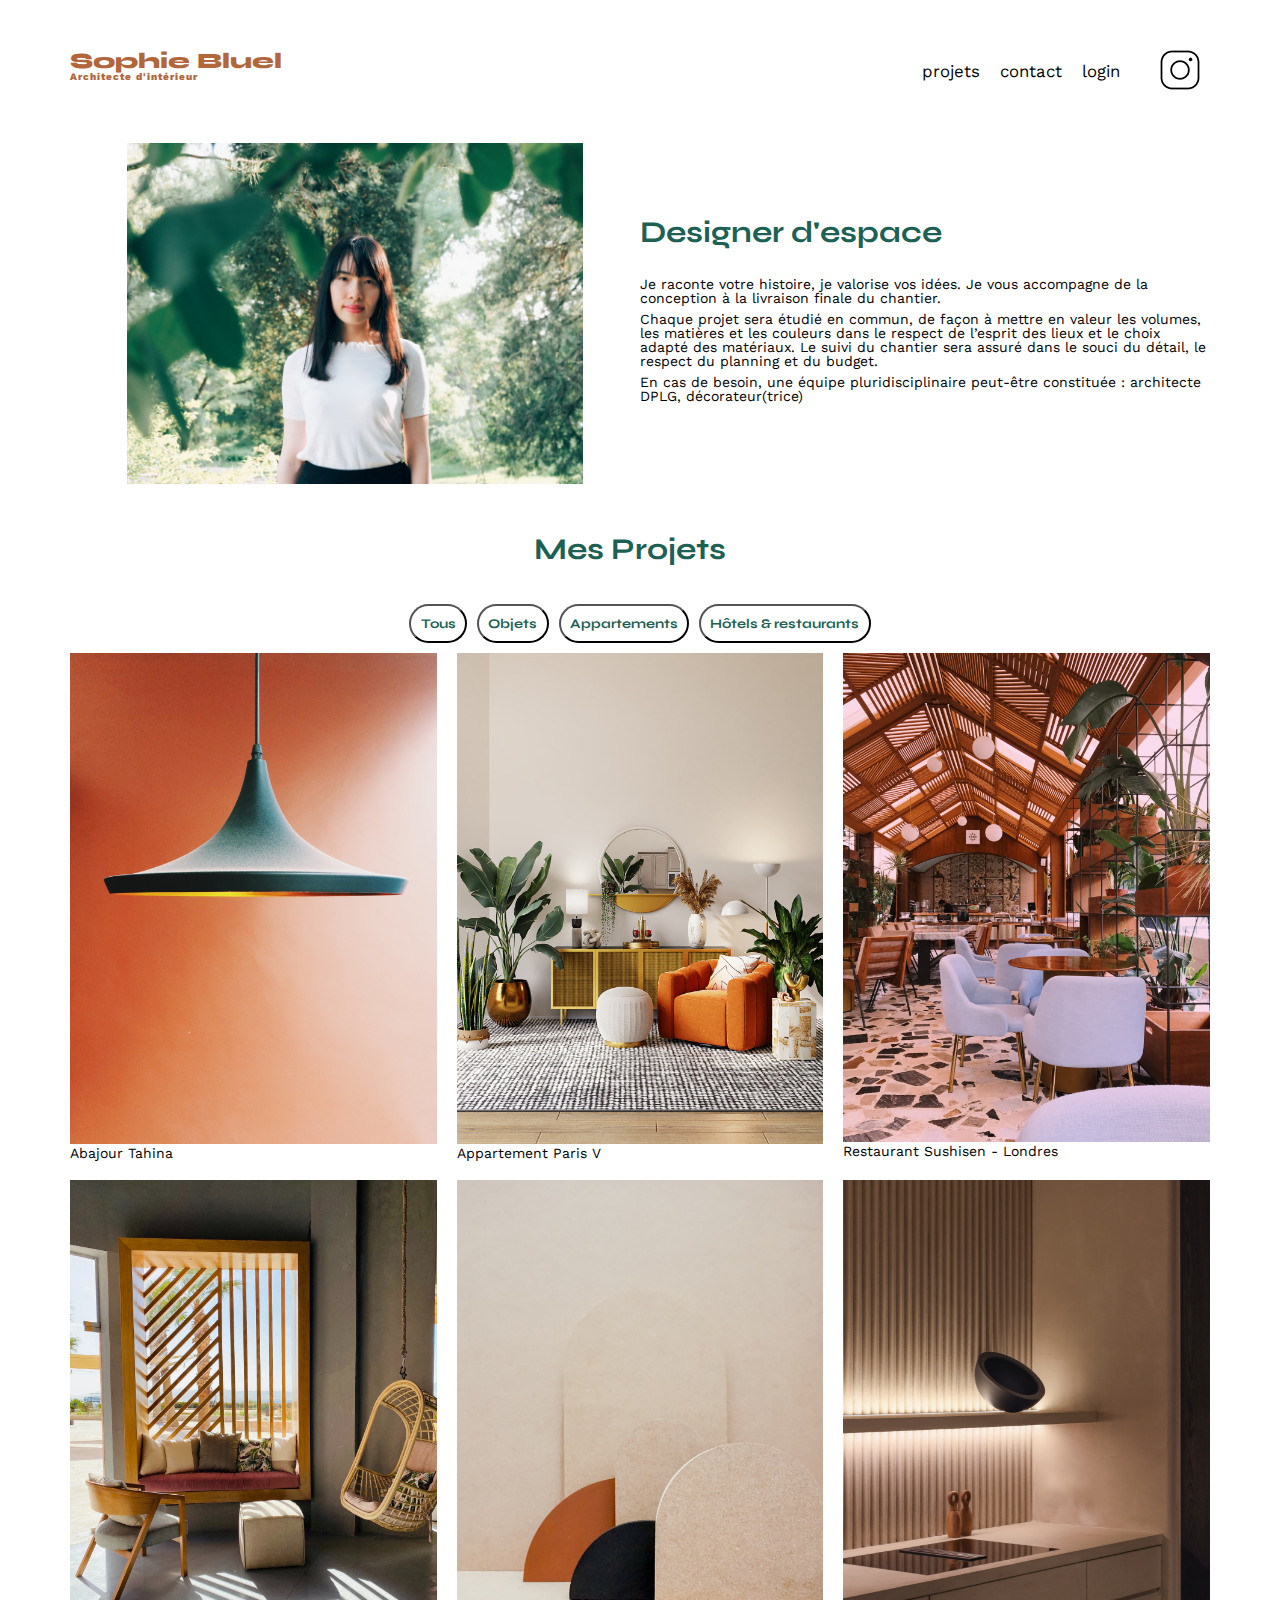
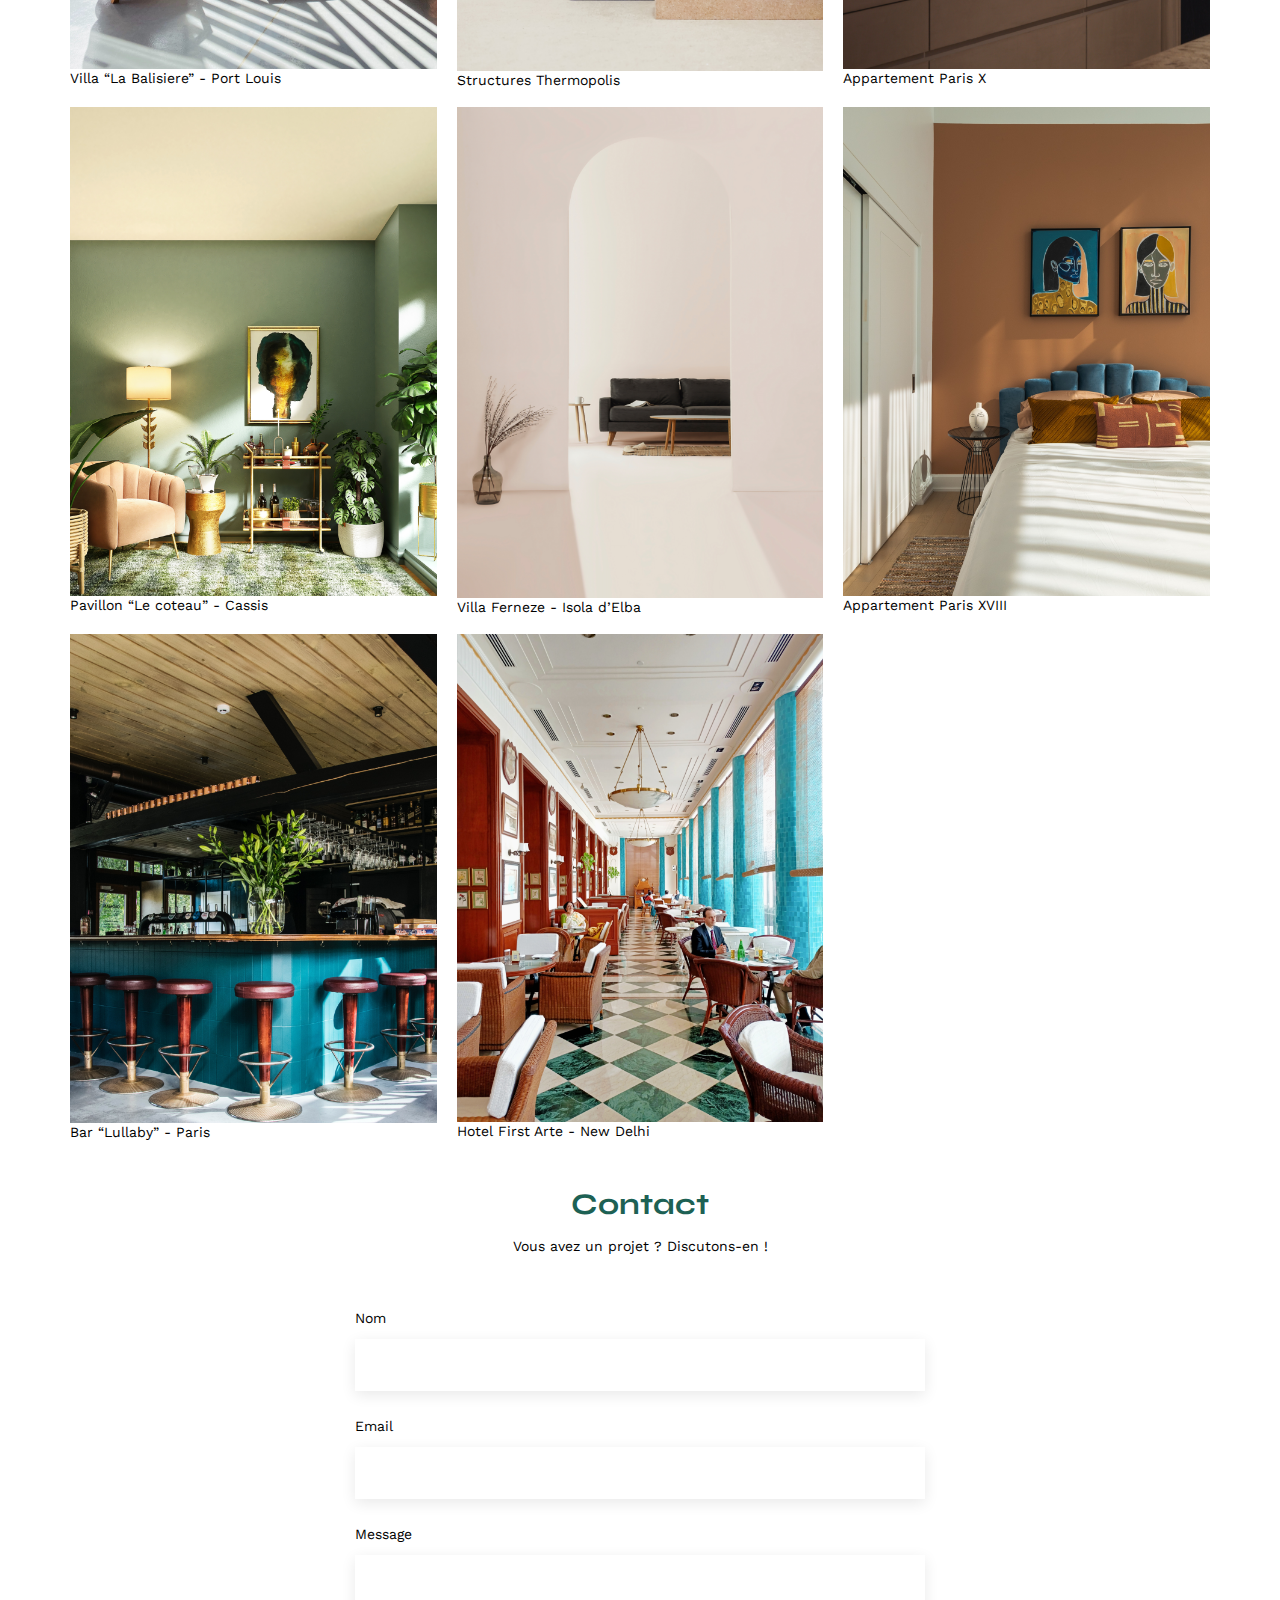
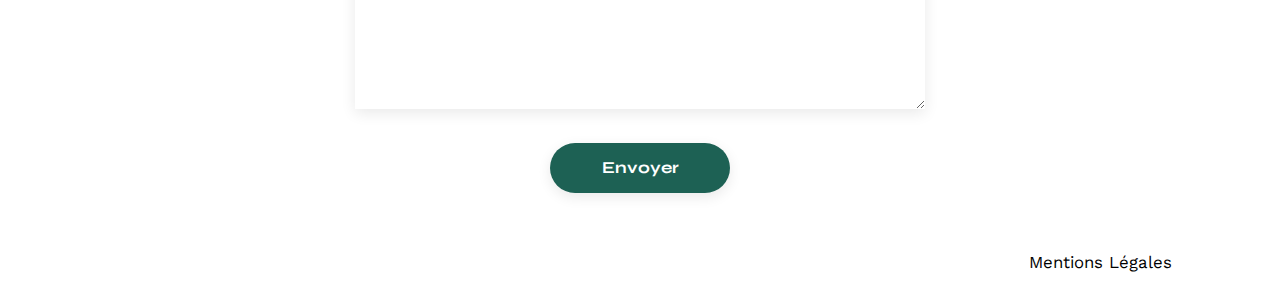
<file: index.html>
<!DOCTYPE html>
<html lang="fr">
  <head>
    <meta charset="UTF-8" />
    <title>Sophie Bluel - Architecte d'intérieur</title>
    <meta name="viewport" content="width=device-width, initial-scale=1.0" />
    <link rel="preconnect" href="https://fonts.googleapis.com" />
    <link rel="preconnect" href="https://fonts.gstatic.com" crossorigin />
    <link
      href="https://fonts.googleapis.com/css2?family=Syne:wght@700;800&family=Work+Sans&display=swap"
      rel="stylesheet"
    />
    <meta name="description" content="" />
    <link
      rel="stylesheet"
      href="https://cdnjs.cloudflare.com/ajax/libs/font-awesome/6.0.0-beta3/css/all.min.css"
    />
    <link rel="stylesheet" href="./assets/style.css" />
    <script type="module" src="./services/fetchProjects.js" defer></script>
    <script type="module" src="./services/filterProject.js" defer></script>
    <script type="module" src="./services/addProject.js" defer></script>
    <script type="module" src="./services/deleteProject.js" defer></script>
    <script type="module" src="./services/modals.js" defer></script>
    <script type="module" src="./services/login.js" defer></script>
  </head>
  <body>
    <header>
      <h1>Sophie Bluel <span>Architecte d'intérieur</span></h1>
      <nav>
        <ul>
          <li><a href="index.html">projets</a></li>
          <li>contact</li>
          <li><a href="login-page.html" id="loginButton">login</a></li>
          <li><a href="#" id="logoutButton">logout</a></li>
          <li><img src="./assets/icons/instagram.png" alt="Instagram" /></li>
        </ul>
      </nav>
    </header>
    <main>
      <section id="introduction">
        <figure id="image-and-editbtn">
          <img src="./assets/images/sophie-bluel.png" alt="" />
          <button id="editBtn2">
            <i class="fa-regular fa-pen-to-square"></i> modifier
          </button>
        </figure>
        <article>
          <h2>Designer d'espace</h2>
          <p>
            Je raconte votre histoire, je valorise vos idées. Je vous accompagne
            de la conception à la livraison finale du chantier.
          </p>
          <p>
            Chaque projet sera étudié en commun, de façon à mettre en valeur les
            volumes, les matières et les couleurs dans le respect de l’esprit
            des lieux et le choix adapté des matériaux. Le suivi du chantier
            sera assuré dans le souci du détail, le respect du planning et du
            budget.
          </p>
          <p>
            En cas de besoin, une équipe pluridisciplinaire peut-être constituée
            : architecte DPLG, décorateur(trice)
          </p>
        </article>
      </section>
      <section id="portfolio">
        <div class="project-header">
          <h2>Mes Projets</h2>
          <button id="editBtn">
            <i class="fa-regular fa-pen-to-square"></i> modifier
          </button>
        </div>
        <div id="modal" class="modal">
          <div class="modal-content">
            <div class="top-bar">
              <i class="fa-regular fa-pen-to-square"></i>
              <span>Mode édition</span>
              <button class="publish-button" id="publish-modal1">
                publier les changements
              </button>
            </div>
            <span class="close">&times;</span>
            <h3 class="modal-title">Galerie photo</h3>
            <div id="modal-gallery"></div>
            <div class="modal-subgallery">
              <hr />
              <button id="add-project-btn">Ajouter une photo</button>
              <a href="" id="del-gallery">Supprimer la galerie</a>
            </div>
          </div>
        </div>

        <div id="addPhotoPage" class="modal-page2">
          <div class="modal-content">
            <div class="top-bar">
              <i class="fa-regular fa-pen-to-square"></i>
              <span>Mode édition</span>
              <button class="publish-button" id="publish-modal2">
                publier les changements
              </button>
            </div>
            <span class="close">&times;</span>
            <h3 class="modal-title">Ajout photo</h3>
            <div id="icon-and-photo-input">
              <label for="photoFileInput" class="custom-file-upload">
                <input type="file" id="photoFileInput" accept="image/*" />
                <span>+ Ajouter photo</span>
              </label>
              <p>jpg, png: 4mo max</p>
            </div>
            <p>Titre</p>
            <input
              type="text"
              id="projectNameInput"
              placeholder="Nom du projet"
            />
            <p>Catégorie</p>
            <select id="categorySelect">
              <option value="1">Objets</option>
              <option value="2">Appartements</option>
              <option value="3">Hotels & restaurants</option>
            </select>
            <hr />
            <div id="btn-valider">
              <input id="add-project-confirm" type="submit" value="Valider" />
            </div>
          </div>
        </div>

        <div class="btn-filter">
          <button class="filter-tous">Tous</button>
          <button class="filter-objets">Objets</button>
          <button class="filter-appartements">Appartements</button>
          <button class="filter-hotel-restaurants">Hôtels & restaurants</button>
        </div>
        <div class="gallery">
          <figure>
            <img src="assets/images/abajour-tahina.png" alt="Abajour Tahina" />
            <figcaption>Abajour Tahina</figcaption>
          </figure>
          <figure>
            <img
              src="assets/images/appartement-paris-v.png"
              alt="Appartement Paris V"
            />
            <figcaption>Appartement Paris V</figcaption>
          </figure>
          <figure>
            <img
              src="assets/images/restaurant-sushisen-londres.png"
              alt="Restaurant Sushisen - Londres"
            />
            <figcaption>Restaurant Sushisen - Londres</figcaption>
          </figure>
          <figure>
            <img
              src="assets/images/la-balisiere.png"
              alt="Villa “La Balisiere” - Port Louis"
            />
            <figcaption>Villa “La Balisiere” - Port Louis</figcaption>
          </figure>
          <figure>
            <img
              src="assets/images/structures-thermopolis.png"
              alt="Structures Thermopolis"
            />
            <figcaption>Structures Thermopolis</figcaption>
          </figure>
          <figure>
            <img
              src="assets/images/appartement-paris-x.png"
              alt="Appartement Paris X"
            />
            <figcaption>Appartement Paris X</figcaption>
          </figure>
          <figure>
            <img
              src="assets/images/le-coteau-cassis.png"
              alt="Pavillon “Le coteau” - Cassis"
            />
            <figcaption>Pavillon “Le coteau” - Cassis</figcaption>
          </figure>
          <figure>
            <img
              src="assets/images/villa-ferneze.png"
              alt="Villa Ferneze - Isola d’Elba"
            />
            <figcaption>Villa Ferneze - Isola d’Elba</figcaption>
          </figure>
          <figure>
            <img
              src="assets/images/appartement-paris-xviii.png"
              alt="Appartement Paris XVIII"
            />
            <figcaption>Appartement Paris XVIII</figcaption>
          </figure>
          <figure>
            <img
              src="assets/images/bar-lullaby-paris.png"
              alt="Bar “Lullaby” - Paris"
            />
            <figcaption>Bar “Lullaby” - Paris</figcaption>
          </figure>
          <figure>
            <img
              src="assets/images/hotel-first-arte-new-delhi.png"
              alt="Hotel First Arte - New Delhi"
            />
            <figcaption>Hotel First Arte - New Delhi</figcaption>
          </figure>
        </div>
      </section>
      <section class="contact">
        <h2>Contact</h2>
        <p>Vous avez un projet ? Discutons-en !</p>
        <form action="#" method="post">
          <label for="name">Nom</label>
          <input type="text" name="name" id="name" />
          <label for="email">Email</label>
          <input type="email" name="email" id="email" />
          <label for="message">Message</label>
          <textarea name="message" id="message" cols="30" rows="10"></textarea>
          <input type="submit" value="Envoyer" />
        </form>
      </section>
    </main>

    <footer>
      <nav>
        <ul>
          <li>Mentions Légales</li>
        </ul>
      </nav>
    </footer>
  </body>
</html>
</file>
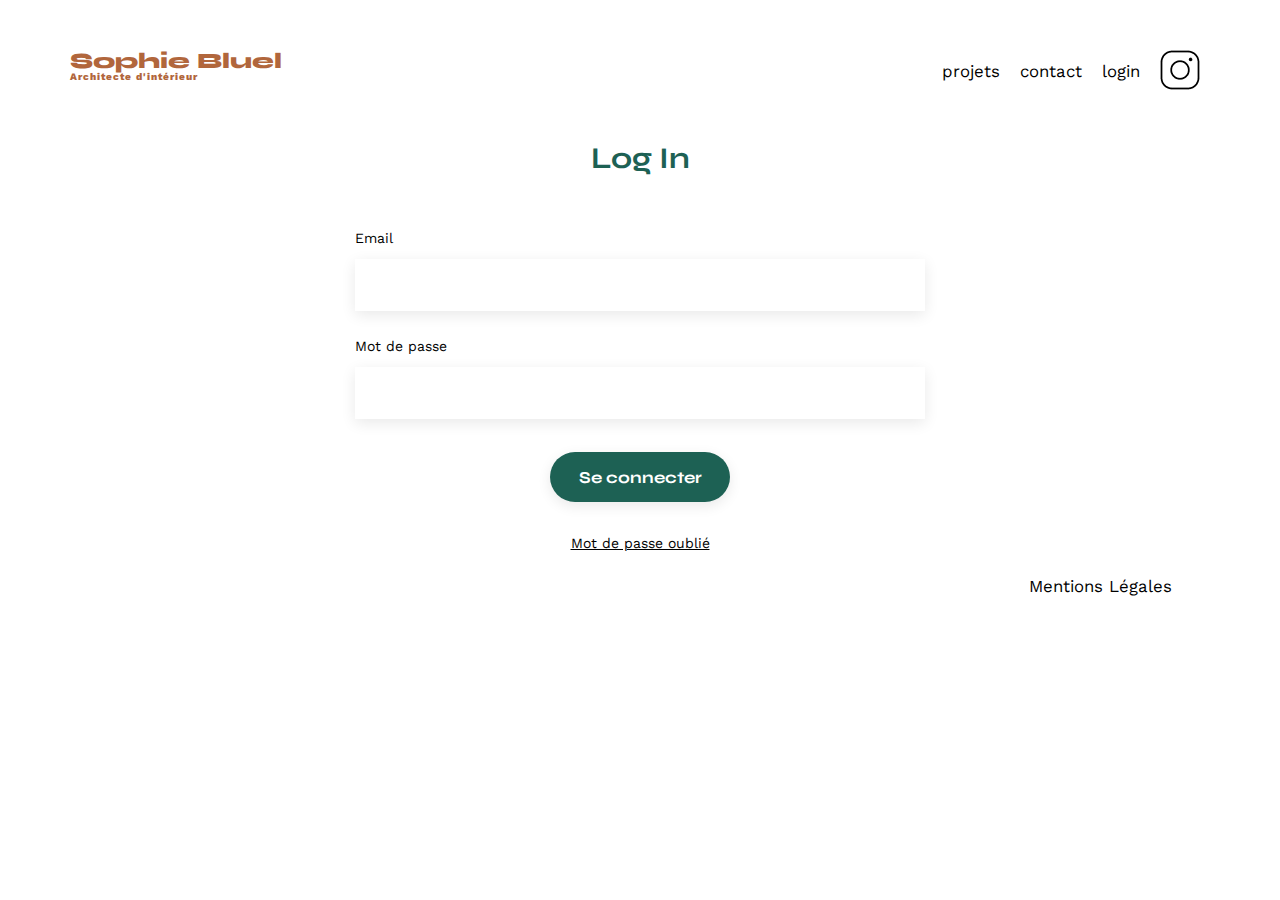
<file: login-page.html>
<!DOCTYPE html>
<html lang="fr">
  <head>
    <meta charset="UTF-8" />
    <title>Sophie Bluel - Architecte d'intérieur</title>
    <meta name="viewport" content="width=device-width, initial-scale=1.0" />
    <link rel="preconnect" href="https://fonts.googleapis.com" />
    <link rel="preconnect" href="https://fonts.gstatic.com" crossorigin />
    <link
      href="https://fonts.googleapis.com/css2?family=Syne:wght@700;800&family=Work+Sans&display=swap"
      rel="stylesheet"
    />
    <meta name="description" content="" />
    <link
      rel="stylesheet"
      href="https://cdnjs.cloudflare.com/ajax/libs/font-awesome/6.0.0-beta3/css/all.min.css"
    />
    <link rel="stylesheet" href="./assets/style.css" />
    <script src="./services/login.js" defer></script>
  </head>
  <body>
    <header>
      <h1>Sophie Bluel <span>Architecte d'intérieur</span></h1>
      <nav>
        <ul>
          <li><a href="index.html">projets</a></li>
          <li>contact</li>
          <li><a href="login-page.html">login</a></li>
          <li><img src="./assets/icons/instagram.png" alt="Instagram" /></li>
        </ul>
      </nav>
    </header>
    <main>
      <section class="contact">
        <h2>Log In</h2>
        <form id="login-form" action="#" method="post">
          <label for="email">Email</label>
          <input type="email" name="email" id="email" required />
          <label for="password">Mot de passe</label>
          <input type="password" name="password" id="password" required />
          <input type="submit" value="Se connecter" />
        </form>
        <p id="error-message" style="color: red"></p>
        <p id="forgot-password">Mot de passe oublié</p>
      </section>
    </main>

    <footer>
      <nav>
        <ul>
          <li>Mentions Légales</li>
        </ul>
      </nav>
    </footer>
  </body>
</html>
</file>
<file: assets/style.css>
/* http://meyerweb.com/eric/tools/css/reset/
   v2.0 | 20110126
   License: none (public domain)
*/

html,
body,
div,
span,
applet,
object,
iframe,
h1,
h2,
h3,
h4,
h5,
h6,
p,
blockquote,
pre,
a,
abbr,
acronym,
address,
big,
cite,
code,
del,
dfn,
em,
img,
ins,
kbd,
q,
s,
samp,
small,
strike,
strong,
sub,
sup,
tt,
var,
b,
u,
i,
center,
dl,
dt,
dd,
ol,
ul,
li,
fieldset,
form,
label,
legend,
table,
caption,
tbody,
tfoot,
thead,
tr,
th,
td,
article,
aside,
canvas,
details,
embed,
figure,
figcaption,
footer,
header,
hgroup,
menu,
nav,
output,
ruby,
section,
summary,
time,
mark,
audio,
video {
  margin: 0;
  padding: 0;
  border: 0;
  font-size: 100%;
  font: inherit;
  vertical-align: baseline;
}
/* HTML5 display-role reset for older browsers */
article,
aside,
details,
figcaption,
figure,
footer,
header,
hgroup,
menu,
nav,
section {
  display: block;
}
body {
  line-height: 1;
}
ol,
ul {
  list-style: none;
}
blockquote,
q {
  quotes: none;
}
blockquote:before,
blockquote:after,
q:before,
q:after {
  content: "";
  content: none;
}
table {
  border-collapse: collapse;
  border-spacing: 0;
}
/** end reset css**/
body {
  max-width: 1140px;
  margin: auto;
  font-family: "Work Sans";
  font-size: 14px;
}
header {
  display: flex;
  justify-content: space-between;
  margin: 50px 0;
}
section {
  margin: 50px 0;
}

h1 {
  display: flex;
  flex-direction: column;
  font-family: "Syne";
  font-size: 22px;
  font-weight: 800;
  color: #b1663c;
}

h1 > span {
  font-family: "Work Sans";
  font-size: 10px;
  letter-spacing: 0.1em;
}

h2 {
  font-family: "Syne";
  font-weight: 700;
  font-size: 30px;
  color: #1d6154;
}

nav ul {
  display: flex;
  align-items: center;
  list-style-type: none;
}
nav li {
  padding: 0 10px;
  font-size: 1.2em;
}

li:hover {
  color: #b1663c;
}
#introduction {
  display: flex;
  align-items: center;
}
#introduction figure {
  flex: 1;
}
#introduction img {
  display: block;
  margin: auto;
  width: 80%;
}

#introduction article {
  flex: 1;
}
#introduction h2 {
  margin-bottom: 1em;
}

#introduction p {
  margin-bottom: 0.5em;
}
#portfolio h2 {
  text-align: center;
  margin-bottom: 1em;
}

.btn-filter {
  display: flex;
  justify-content: center;
  gap: 10px;
  margin: 10px;
}

.gallery {
  width: 100%;
  display: grid;
  grid-template-columns: 1fr 1fr 1fr;
  grid-column-gap: 20px;
  grid-row-gap: 20px;
}

.gallery img {
  width: 100%;
}
.contact {
  width: 50%;
  margin: auto;
}
.contact > * {
  text-align: center;
}
.contact h2 {
  margin-bottom: 20px;
}
.contact form {
  text-align: left;
  margin-top: 30px;
  display: flex;
  flex-direction: column;
}

.contact input {
  height: 50px;
  font-size: 1.2em;
  border: none;
  box-shadow: 0px 4px 14px rgba(0, 0, 0, 0.09);
}
.contact label {
  margin: 2em 0 1em 0;
}
.contact textarea {
  border: none;
  box-shadow: 0px 4px 14px rgba(0, 0, 0, 0.09);
}

input[type="submit"] {
  font-family: "Syne";
  font-weight: 700;
  color: white;
  background-color: #1d6154;
  margin: 2em auto;
  width: 180px;
  text-align: center;
  border-radius: 60px;
}

footer nav ul {
  display: flex;
  justify-content: flex-end;
  margin: 2em;
}

#forgot-password {
  text-decoration: underline;
}

/* MODAL CREATION */

.modal {
  display: none;
  position: fixed;
  z-index: 1;
  left: 0;
  top: 0;
  width: 100%;
  height: 100%;
  overflow: auto;
  background-color: rgba(0, 0, 0, 0.5);
}

.modal-page2 {
  display: none;
  position: fixed;
  z-index: 1;
  left: 0;
  top: 0;
  width: 100%;
  height: 100%;
  overflow: auto;
  background-color: rgba(0, 0, 0, 0.5);
}

.modal-content {
  background-color: #fefefe;
  margin: 15% auto;
  padding: 20px;
  border: 1px solid #888;
  width: 50%;
}

.close {
  color: #aaa;
  float: right;
  font-size: 28px;
  font-weight: bold;
}

.close:hover,
.close:focus {
  color: black;
  text-decoration: none;
  cursor: pointer;
}

.modal-title {
  text-align: center;
  padding: 30px;
}

#modal-gallery {
  display: flex;
  flex-wrap: wrap;
  width: 100%;
  justify-content: center;
}

.modal-subgallery {
  display: flex;
  flex-direction: column;
  align-items: center;
  width: 100%;
  gap: 15px;
}

.modal-subgallery hr {
  border-style: solid;
  color: black;
  width: 100%;
}

.modal-subgallery button {
  width: 200px;
}

.card {
  flex: 0 1 calc(18% - 10px);
  margin: 5px;
  position: relative;
}

.card img {
  width: 100%;
  height: auto;
}

.card p {
  margin: 10px 0;
}

.modal-content {
  background-color: #fefefe;
  margin: 15% auto;
  padding: 20px;
  border: 1px solid #888;
  width: 50%;
}

.modal-title {
  font-size: 2rem;
}

.fa-trash-can {
  color: white;
  background-color: black;
  padding: 5px;
  border-radius: 5px;
  position: absolute;
  top: 5px;
  right: 5px;
}

#add-project-btn {
  font-family: "Syne";
  font-weight: 700;
  color: white;
  background-color: #1d6154;
  margin: 2em auto;
  width: 180px;
  text-align: center;
  border-radius: 60px;
}

/* .modal-page2 {
  display: none;
}

.modal-page2 :active {
  display: initial;
} */

.btn-filter button {
  font-family: "Syne";
  font-weight: 700;
  color: #1d6154;
  background-color: white;
  padding: 0.7em;
  text-align: center;
  border-radius: 60px;
}

.btn-filter button:hover {
  color: white;
  background-color: #1d6154;
}

#editBtn {
  display: none;
  font-family: "Syne";
  background: none;
  border: none;
  cursor: pointer;
  color: inherit;
  margin-bottom: 30px;
  align-items: center;
}

#editBtn2 {
  display: none;
  font-family: "Syne";
  background: none;
  border: none;
  cursor: pointer;
  color: inherit;
  margin-bottom: 30px;
  align-items: center;
}

a {
  text-decoration: none;
  color: black;
}

#del-gallery {
  color: red;
}

.project-header {
  display: flex;
  align-items: center;
  justify-content: center;
}

.project-header h2 {
  padding: 0;
  margin-right: 20px;
}

#logoutButton {
  display: none;
  font-family: inherit;
}

#addPhotoPage .modal-content {
  line-height: 35px;
}

#addPhotoPage .fa-image {
  color: #b9c5cc;
}

#icon-and-photo-input {
  background-color: #e8f1f6;
  display: flex;
  flex-direction: column;
  align-items: center;
  justify-content: center;
}

.custom-file-upload {
  display: flex;
  flex-direction: column;
  align-items: center;
  justify-content: center;
  gap: 10px;
}

.custom-file-upload span {
  display: inline;
  padding: 5px 20px;
  cursor: pointer;
  background-color: #cbd6dc;
  border-radius: 20px;
  color: #306685;
}

.custom-file-upload input[type="file"] {
  display: none;
}

#btn-valider {
  display: flex;
  justify-content: center;
}

#image-and-editbtn {
  display: flex;
  flex-direction: column;
  align-items: baseline;
  gap: 10px;
}

#editBtn2 {
  padding-left: 10%;
}

.top-bar {
  display: flex;
  align-items: center;
  justify-content: center;
  background-color: black;
  color: white;
  padding: 10px 0;
  position: fixed;
  top: 0;
  left: 0;
  right: 0;
  z-index: 1000;
}

.top-bar i {
  margin-right: 10px;
}

.publish-button {
  margin-left: 20px;
  background-color: white;
  border: none;
  padding: 5px 15px;
  cursor: pointer;
  transition: background-color 0.3s ease;
  border-radius: 10px;
}

.publish-button:hover {
  background-color: #f7f7f7;
}

.publish-button:focus {
  outline: none;
}
</file>
